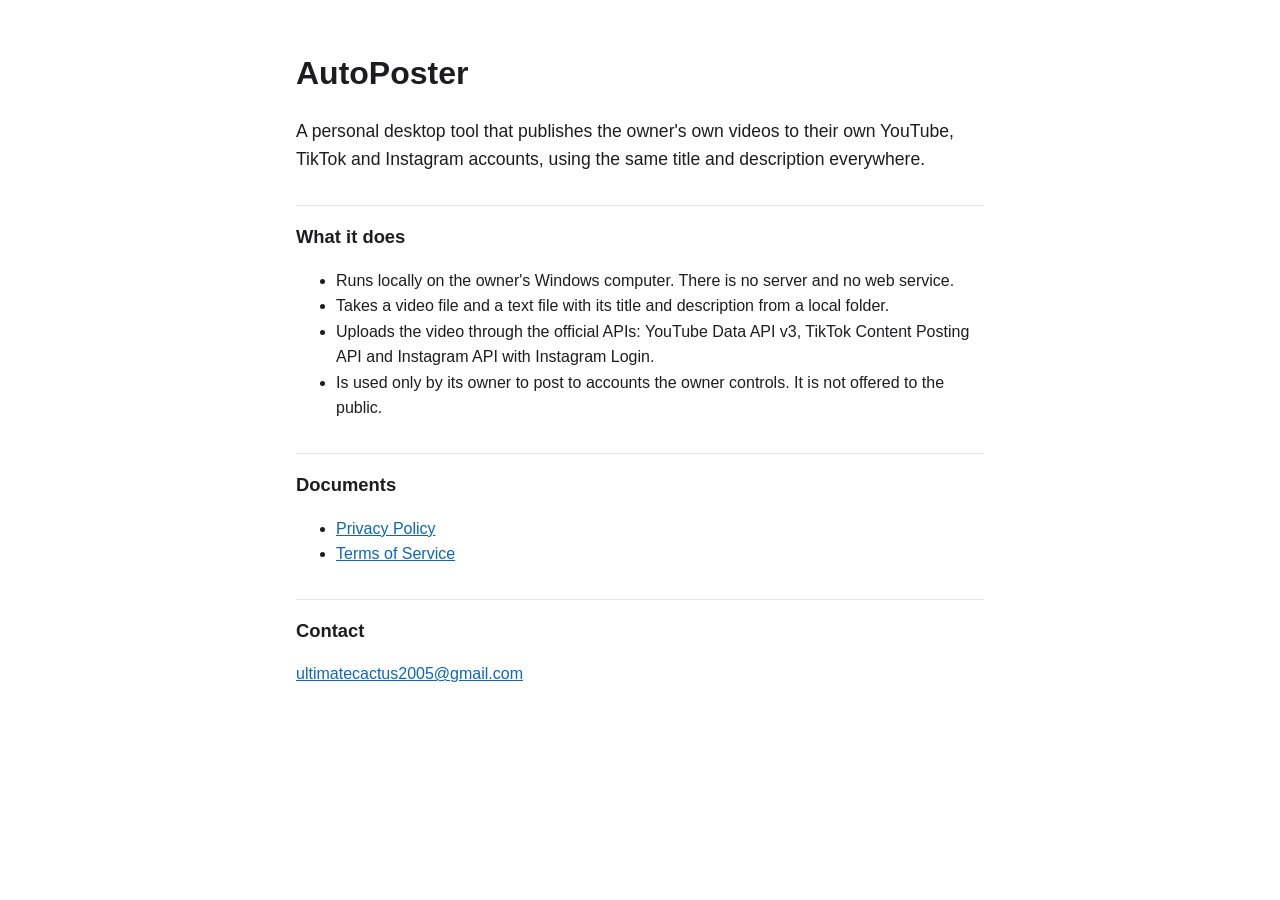
<file: index.html>
<!doctype html>
<html lang="en">
<head>
<meta charset="utf-8">
<meta name="viewport" content="width=device-width, initial-scale=1">
<title>AutoPoster</title>
<link rel="stylesheet" href="style.css">
</head>
<body>
<main>
  <h1>AutoPoster</h1>
  <p class="lead">A personal desktop tool that publishes the owner's own videos to their own
  YouTube, TikTok and Instagram accounts, using the same title and description everywhere.</p>

  <h2>What it does</h2>
  <ul>
    <li>Runs locally on the owner's Windows computer. There is no server and no web service.</li>
    <li>Takes a video file and a text file with its title and description from a local folder.</li>
    <li>Uploads the video through the official APIs: YouTube Data API v3, TikTok Content Posting API
      and Instagram API with Instagram Login.</li>
    <li>Is used only by its owner to post to accounts the owner controls. It is not offered to the public.</li>
  </ul>

  <h2>Documents</h2>
  <ul>
    <li><a href="privacy.html">Privacy Policy</a></li>
    <li><a href="terms.html">Terms of Service</a></li>
  </ul>

  <h2>Contact</h2>
  <p><a href="mailto:ultimatecactus2005@gmail.com">ultimatecactus2005@gmail.com</a></p>
</main>
</body>
</html>
</file>
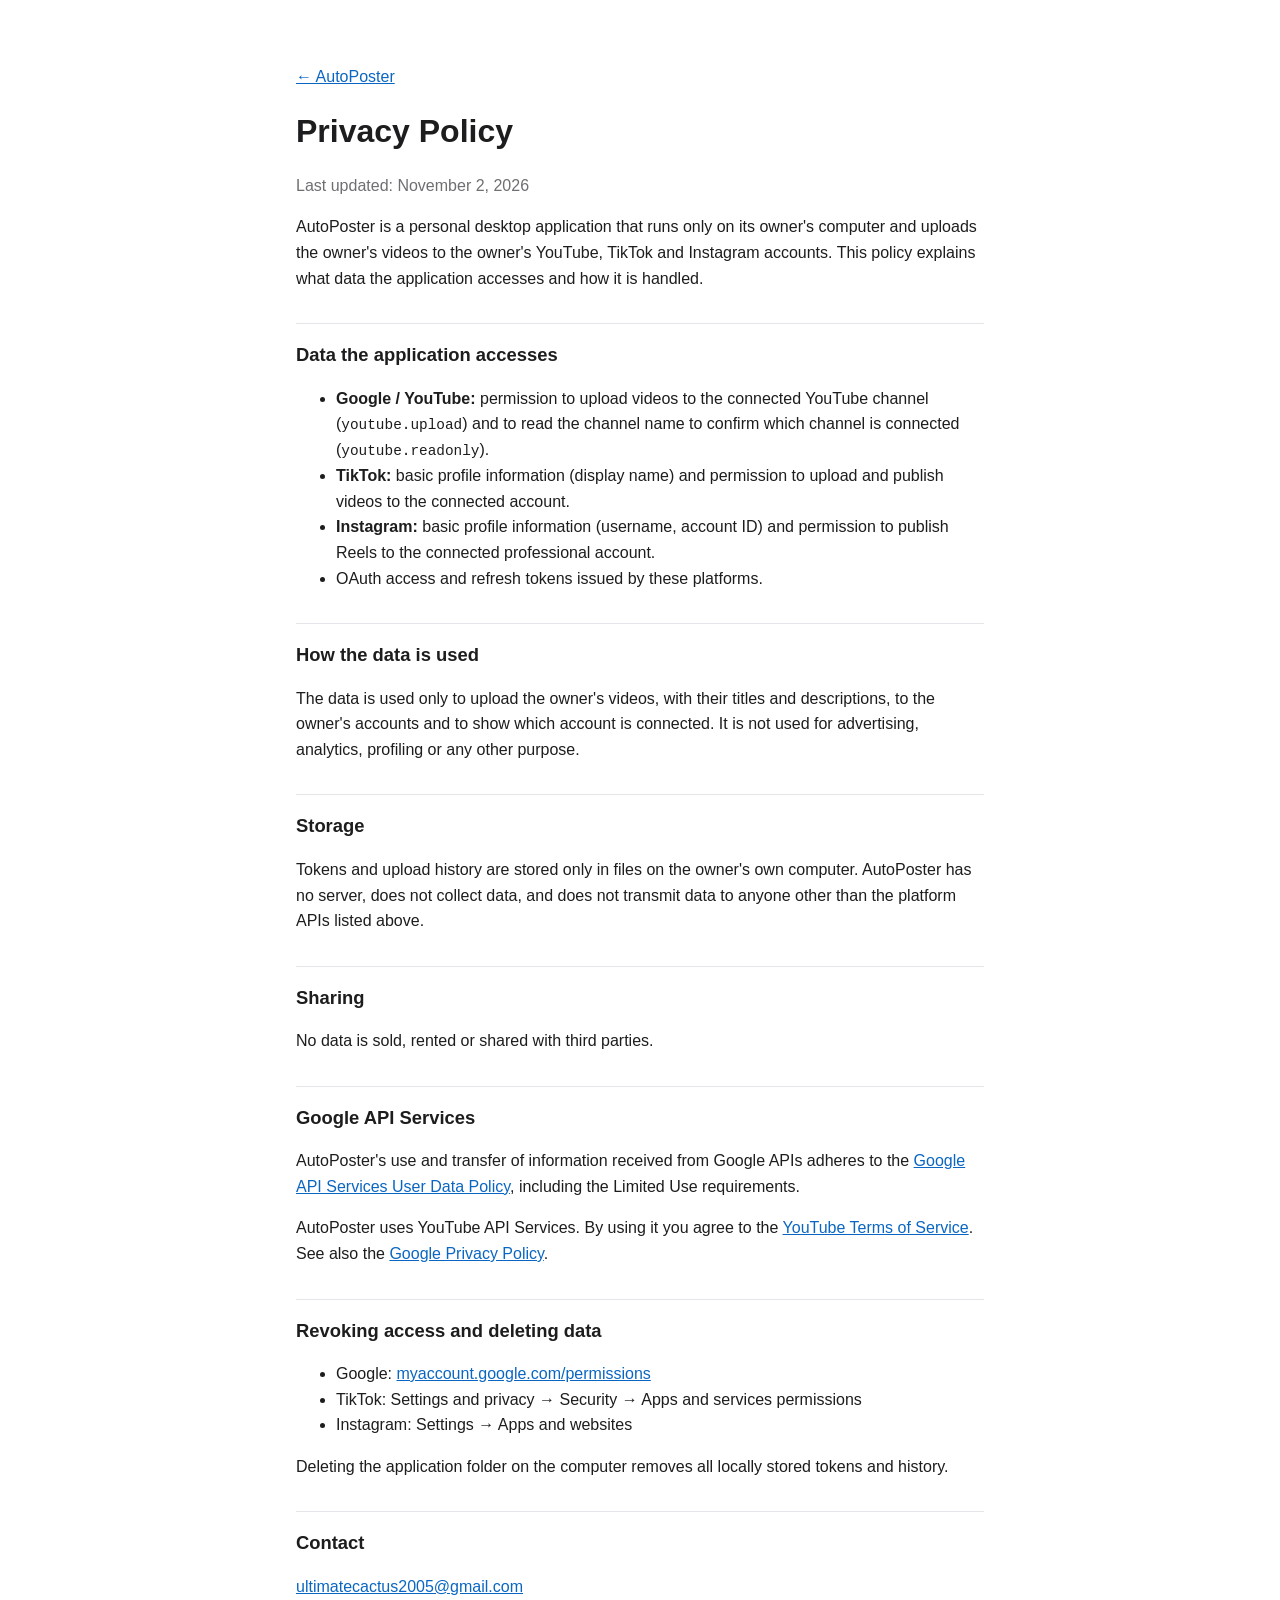
<file: privacy.html>
<!doctype html>
<html lang="en">
<head>
<meta charset="utf-8">
<meta name="viewport" content="width=device-width, initial-scale=1">
<title>AutoPoster Privacy Policy</title>
<link rel="stylesheet" href="style.css">
</head>
<body>
<main>
  <p><a href="index.html">← AutoPoster</a></p>
  <h1>Privacy Policy</h1>
  <p class="muted">Last updated: November 2, 2026</p>

  <p>AutoPoster is a personal desktop application that runs only on its owner's computer and uploads
  the owner's videos to the owner's YouTube, TikTok and Instagram accounts. This policy explains what
  data the application accesses and how it is handled.</p>

  <h2>Data the application accesses</h2>
  <ul>
    <li><strong>Google / YouTube:</strong> permission to upload videos to the connected YouTube channel
      (<code>youtube.upload</code>) and to read the channel name to confirm which channel is connected
      (<code>youtube.readonly</code>).</li>
    <li><strong>TikTok:</strong> basic profile information (display name) and permission to upload and
      publish videos to the connected account.</li>
    <li><strong>Instagram:</strong> basic profile information (username, account ID) and permission to
      publish Reels to the connected professional account.</li>
    <li>OAuth access and refresh tokens issued by these platforms.</li>
  </ul>

  <h2>How the data is used</h2>
  <p>The data is used only to upload the owner's videos, with their titles and descriptions, to the
  owner's accounts and to show which account is connected. It is not used for advertising, analytics,
  profiling or any other purpose.</p>

  <h2>Storage</h2>
  <p>Tokens and upload history are stored only in files on the owner's own computer. AutoPoster has no
  server, does not collect data, and does not transmit data to anyone other than the platform APIs
  listed above.</p>

  <h2>Sharing</h2>
  <p>No data is sold, rented or shared with third parties.</p>

  <h2>Google API Services</h2>
  <p>AutoPoster's use and transfer of information received from Google APIs adheres to the
  <a href="https://developers.google.com/terms/api-services-user-data-policy">Google API Services User Data Policy</a>,
  including the Limited Use requirements.</p>
  <p>AutoPoster uses YouTube API Services. By using it you agree to the
  <a href="https://www.youtube.com/t/terms">YouTube Terms of Service</a>. See also the
  <a href="https://policies.google.com/privacy">Google Privacy Policy</a>.</p>

  <h2>Revoking access and deleting data</h2>
  <ul>
    <li>Google: <a href="https://myaccount.google.com/permissions">myaccount.google.com/permissions</a></li>
    <li>TikTok: Settings and privacy → Security → Apps and services permissions</li>
    <li>Instagram: Settings → Apps and websites</li>
  </ul>
  <p>Deleting the application folder on the computer removes all locally stored tokens and history.</p>

  <h2>Contact</h2>
  <p><a href="mailto:ultimatecactus2005@gmail.com">ultimatecactus2005@gmail.com</a></p>
</main>
</body>
</html>
</file>
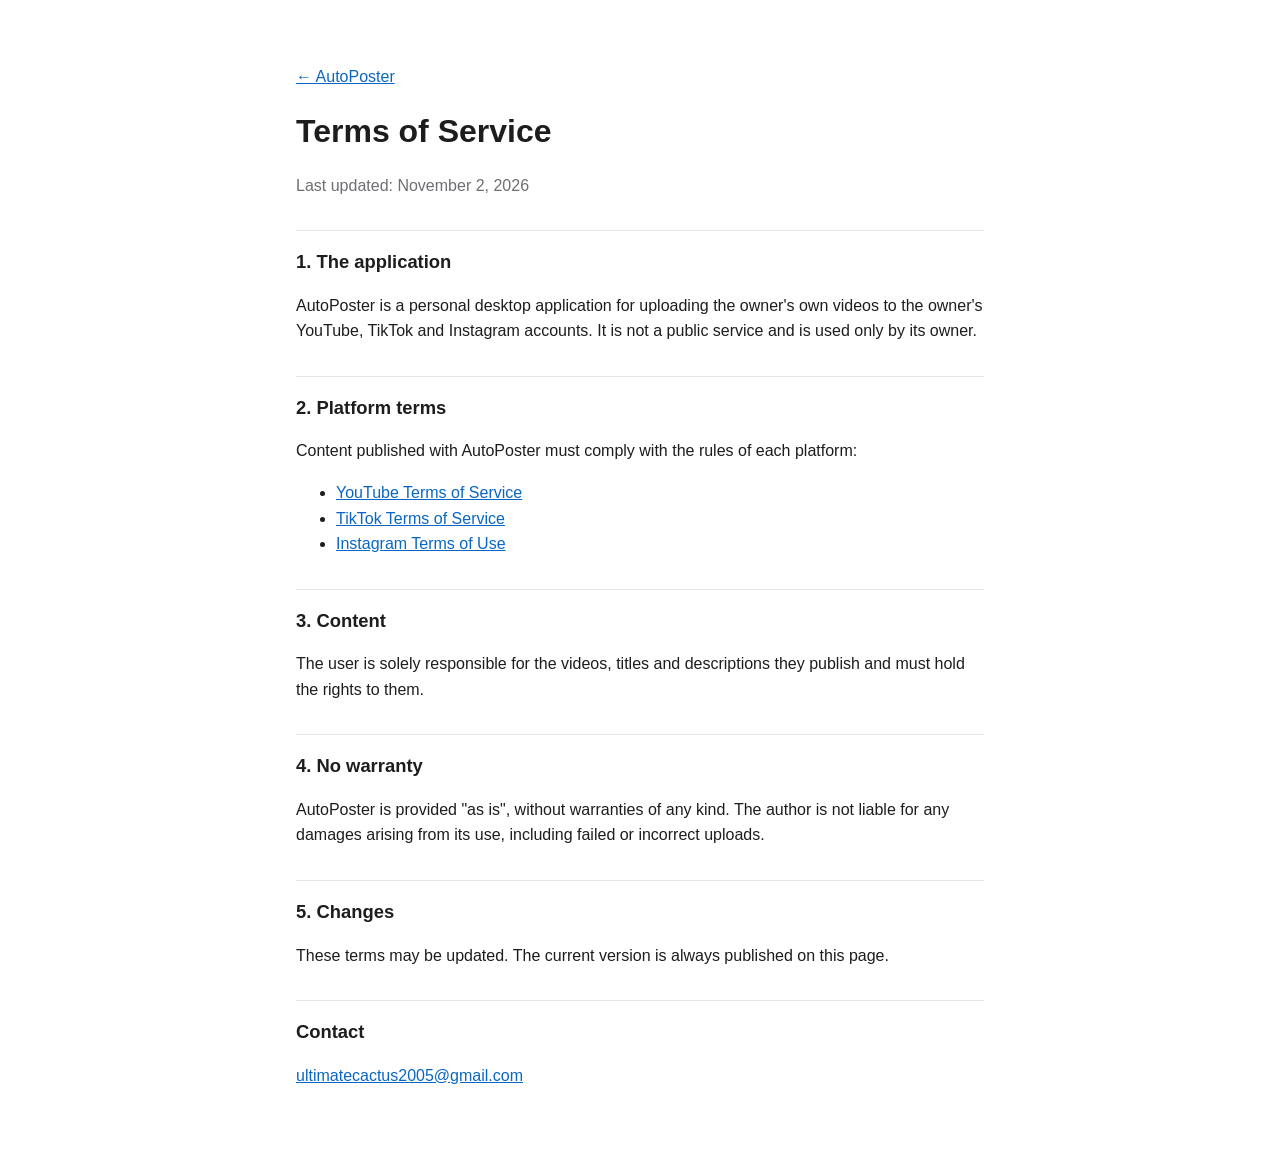
<file: terms.html>
<!doctype html>
<html lang="en">
<head>
<meta charset="utf-8">
<meta name="viewport" content="width=device-width, initial-scale=1">
<title>AutoPoster Terms of Service</title>
<link rel="stylesheet" href="style.css">
</head>
<body>
<main>
  <p><a href="index.html">← AutoPoster</a></p>
  <h1>Terms of Service</h1>
  <p class="muted">Last updated: November 2, 2026</p>

  <h2>1. The application</h2>
  <p>AutoPoster is a personal desktop application for uploading the owner's own videos to the owner's
  YouTube, TikTok and Instagram accounts. It is not a public service and is used only by its owner.</p>

  <h2>2. Platform terms</h2>
  <p>Content published with AutoPoster must comply with the rules of each platform:</p>
  <ul>
    <li><a href="https://www.youtube.com/t/terms">YouTube Terms of Service</a></li>
    <li><a href="https://www.tiktok.com/legal/terms-of-service">TikTok Terms of Service</a></li>
    <li><a href="https://help.instagram.com/581066165581870">Instagram Terms of Use</a></li>
  </ul>

  <h2>3. Content</h2>
  <p>The user is solely responsible for the videos, titles and descriptions they publish and must hold
  the rights to them.</p>

  <h2>4. No warranty</h2>
  <p>AutoPoster is provided "as is", without warranties of any kind. The author is not liable for any
  damages arising from its use, including failed or incorrect uploads.</p>

  <h2>5. Changes</h2>
  <p>These terms may be updated. The current version is always published on this page.</p>

  <h2>Contact</h2>
  <p><a href="mailto:ultimatecactus2005@gmail.com">ultimatecactus2005@gmail.com</a></p>
</main>
</body>
</html>
</file>
<file: style.css>
:root { --bg: #ffffff; --fg: #1d1d1f; --muted: #6e6e73; --link: #0a66c2; --line: #e5e5ea; }
@media (prefers-color-scheme: dark) {
  :root { --bg: #161618; --fg: #f2f2f4; --muted: #a1a1a6; --link: #6cb4ff; --line: #2c2c30; }
}
* { box-sizing: border-box; }
body { margin: 0; background: var(--bg); color: var(--fg);
  font: 16px/1.6 -apple-system, "Segoe UI", Roboto, Helvetica, Arial, sans-serif; }
main { max-width: 720px; margin: 0 auto; padding: 48px 16px 64px; }
h1 { font-size: 2rem; margin: 0 0 8px; }
h2 { font-size: 1.15rem; margin: 32px 0 8px; padding-top: 16px; border-top: 1px solid var(--line); }
.lead { font-size: 1.1rem; }
.muted { color: var(--muted); }
a { color: var(--link); }
code { font-size: .9em; }
</file>
